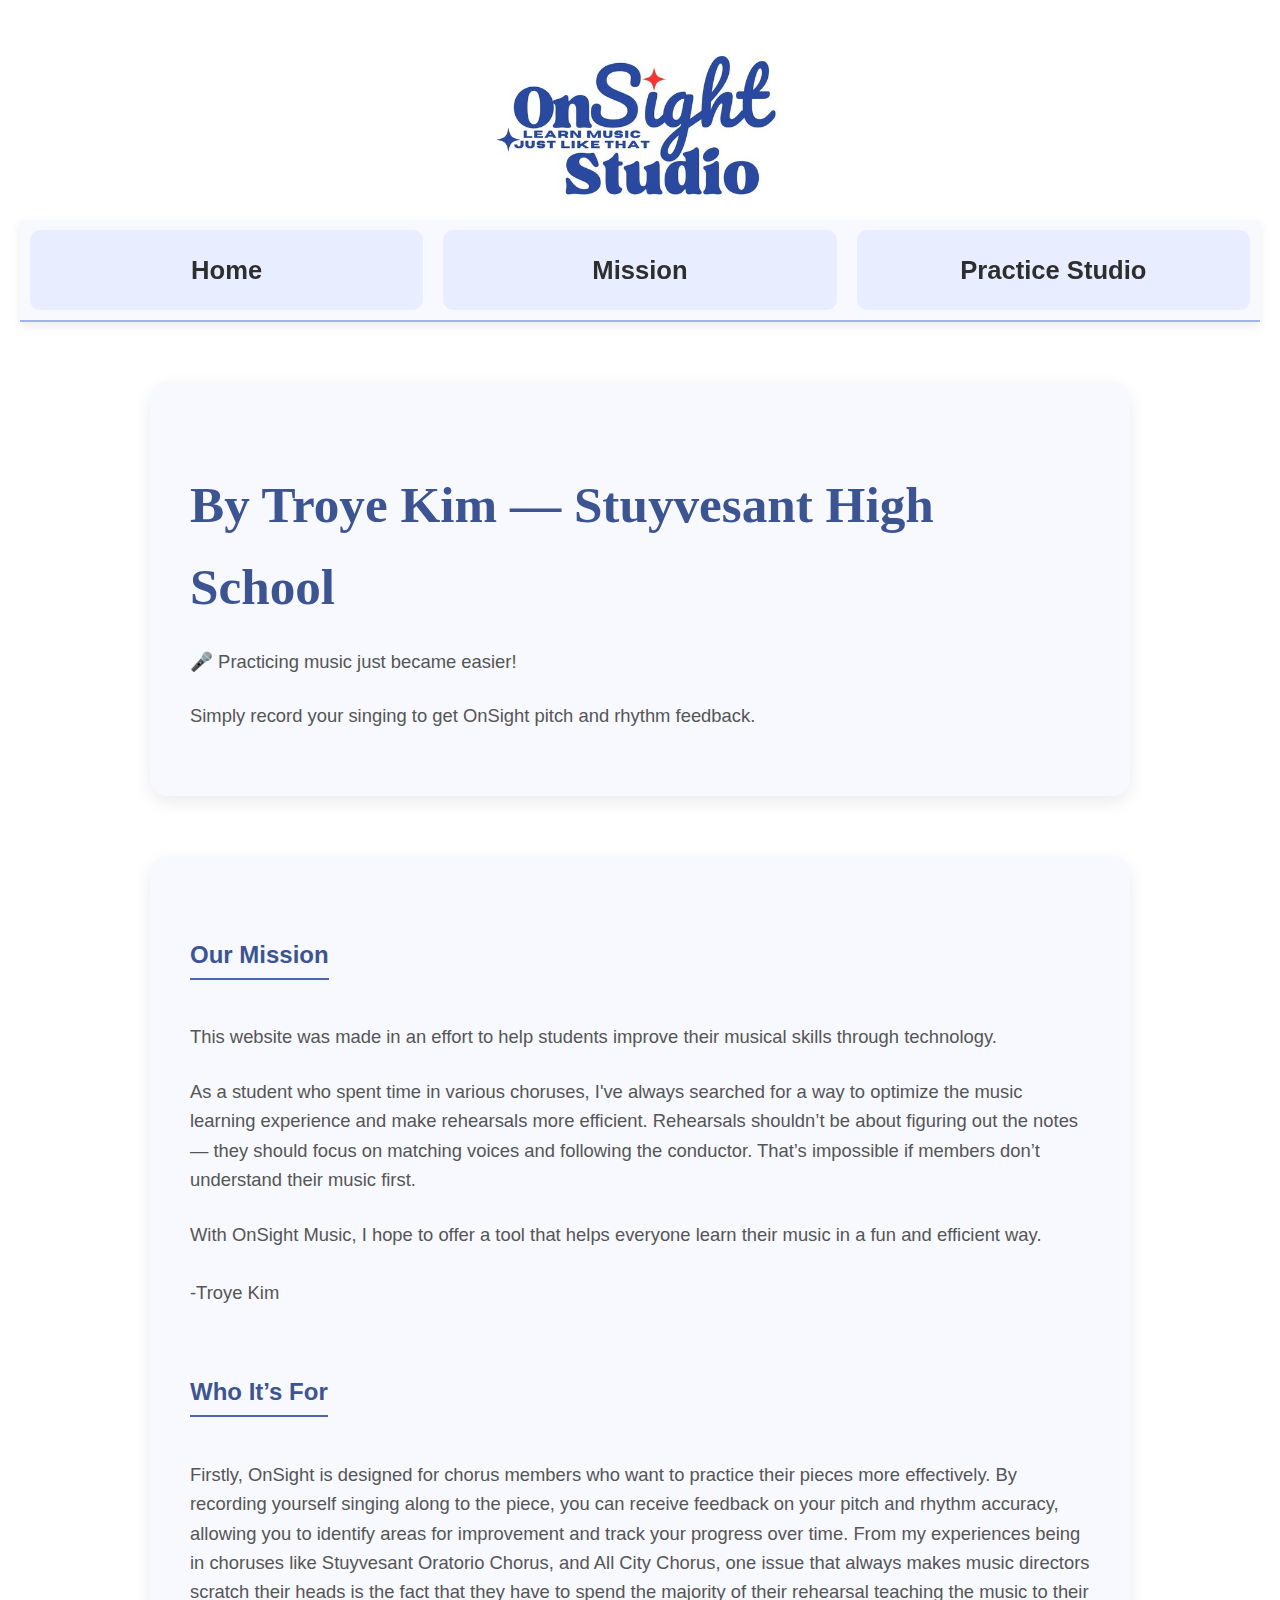
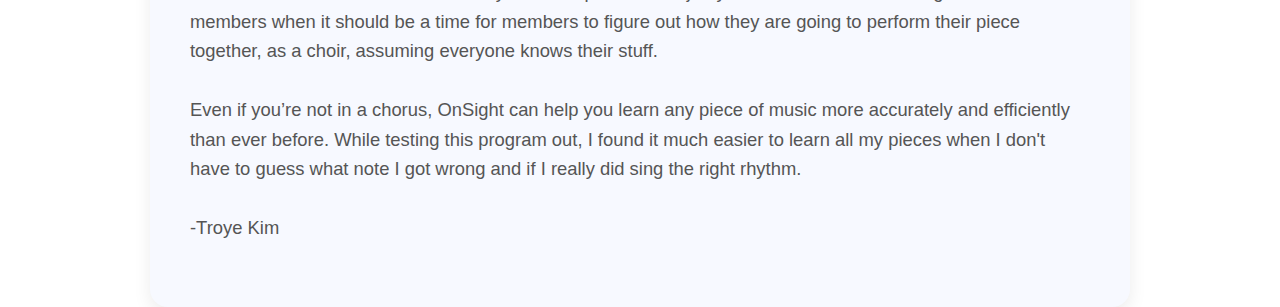
<file: index.html>
<!DOCTYPE html>
<html lang="en">
<head>
  <link rel="icon" type="image/png" href="tabCover.png">
  <meta charset="UTF-8" />
  <meta name="viewport" content="width=device-width, initial-scale=1.0" />
  <title>OnSight Music</title>
  <link rel="stylesheet" href="style.css"/>
</head>
<body>
  <img id="logo" src="logo2.jpg" alt="OnSight Music logo" width="300"/>
  <section class ="nav" id="Nav">
  <nav>
    <a href="#Home">Home</a>
    <a href="#Mission">Mission</a>
    <a href="Practice-Studio.html">Practice Studio</a>
  </nav>
  </section>
  <section class="intro" id="Home">
  <header></header>
    <h2>By Troye Kim — Stuyvesant High School</h2>
  </header>

    <p class="tagline">🎤 Practicing music just became easier!</p>
    <p>Simply record your singing to get OnSight pitch and rhythm feedback.</p>
  </section>

  <section class="mission" id="Mission">
    <h3>Our Mission</h3>
    <p>
      This website was made in an effort to help students improve their musical skills through technology.
    </p>
    <p>
      As a student who spent time in various choruses, I've always searched for a way to optimize the music learning experience and make rehearsals more efficient. Rehearsals shouldn’t be about figuring out the notes — they should focus on matching voices and following the conductor. That’s impossible if members don’t understand their music first.
    </p>
    <p>
      With OnSight Music, I hope to offer a tool that helps everyone learn their music in a fun and efficient way. <br><br> -Troye Kim
    </p>

    <h3>Who It’s For</h3>
    <p>
      Firstly, OnSight is designed for chorus members who want to practice their pieces more effectively. By recording yourself singing along to the piece, you can receive feedback on your pitch and rhythm accuracy, allowing you to identify areas for improvement and track your progress over time.
      From my experiences being in choruses like Stuyvesant Oratorio Chorus, and All City Chorus, one issue that always makes music directors scratch their heads is the fact that they have to spend the majority of their rehearsal teaching the music to their members when it should be a time for members to figure out how they are going to perform their piece together, as a choir, assuming everyone knows their stuff.
      <br><br>
      Even if you’re not in a chorus, OnSight can help you learn any piece of music more accurately and efficiently than ever before. While testing this program out, I found it much easier to learn all my pieces when I don't have to guess what note I got wrong and if I really did sing the right rhythm. <br><br>-Troye Kim
    </p>
  </section>

</body>
</html>
</file>
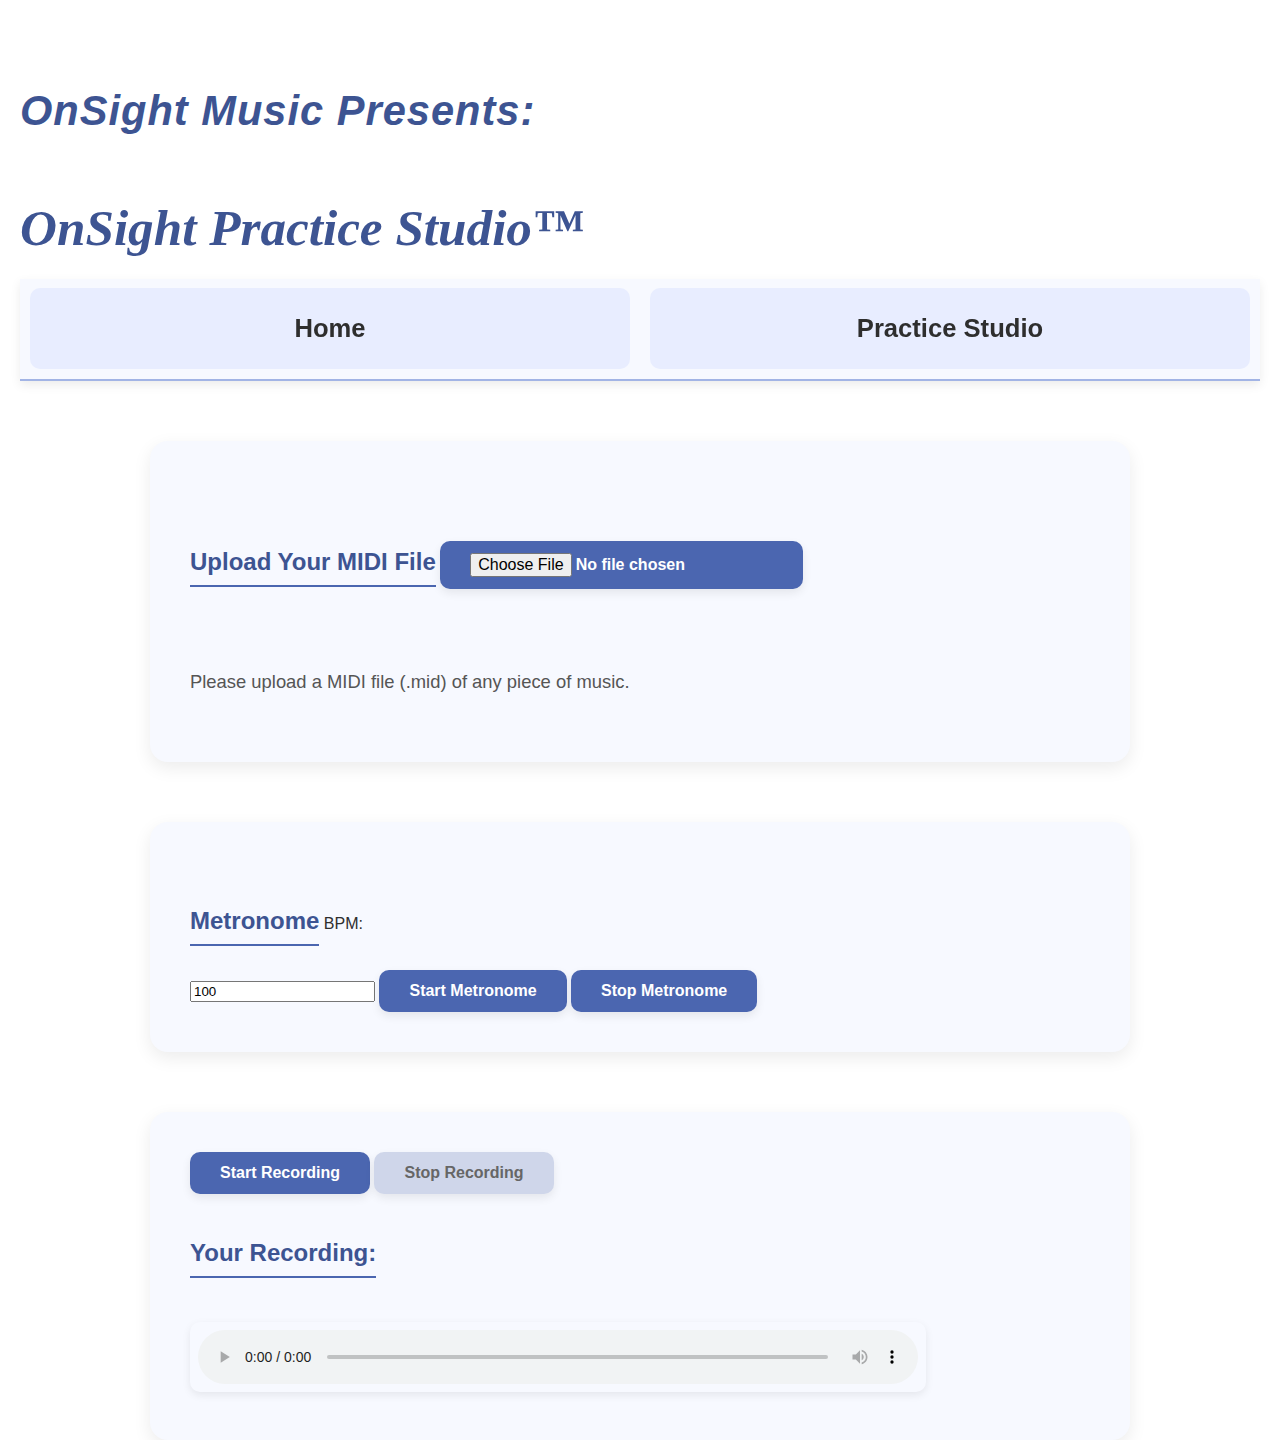
<file: Practice Studio.html>
<!DOCTYPE html>
<html lang="en">
<head> 
    <meta charset="UTF-8" />
    <meta name="viewport" content="width=device-width, initial-scale=1.0" />
    <link rel="stylesheet" href="style.css"/>
    <title><i>OnSight Music - Practice Studio</i></title>
</head>
<body>
    <section class ="nav.box" id="Nav"> 
        <section class="practice.box" id="Practice Studio">
    <h1><i>OnSight Music Presents: </i></h1>
    <h2><i>OnSight Practice Studio&trade;</i></h2>
    </section> 
    <nav>
        <a href="index.html">Home</a>
        <a href="#Practice Studio">Practice Studio</a>
    </nav>
    </section>
    <section class="uploadFile" id="uploadFile">
        <h3>Upload Your MIDI File</h3>
        <input type="file" id="midiFile" accept=".mid, .midi, audio/midi" />
        <p>Please upload a MIDI file (.mid) of any piece of music.</p>
    </section>

    <section class="metronome" id="Metronome">
        <h3>Metronome</h3>
        <label for="bpm">BPM:</label>
        <div id="staff"></div>
        <input type="number" id="bpm" value="100"/>
        <button id="startMetronome">Start Metronome</button>
        <button id="stopMetronome">Stop Metronome</button>
    </section>
    <section class="controls" id="Controls"> 
  <button id="record"> Start Recording </button>
  <button id="stop" disabled> Stop Recording </button>
  <br>
  <h3>Your Recording:</h3>
  <br>
  <audio id="player" controls></audio>

  <script type="module" src="script.js"></script>
    </section>
</body>
</html>
</file>
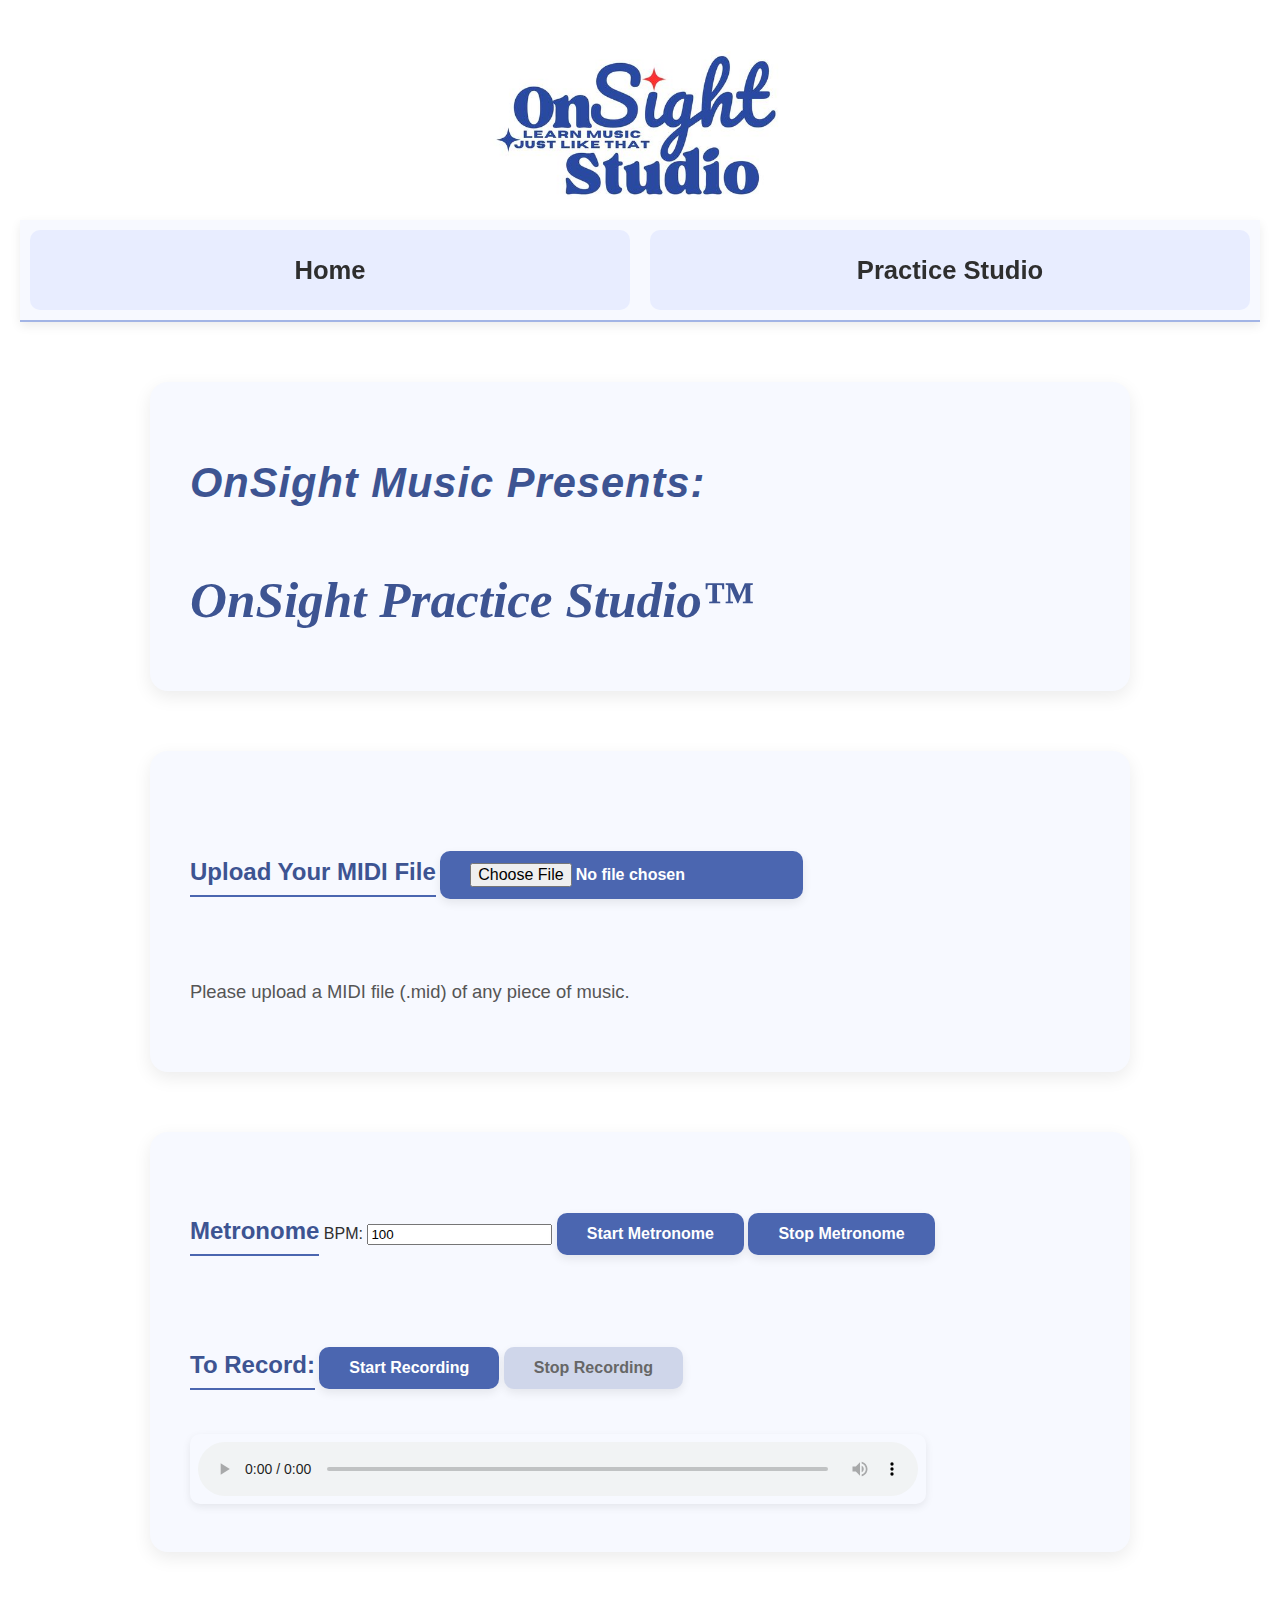
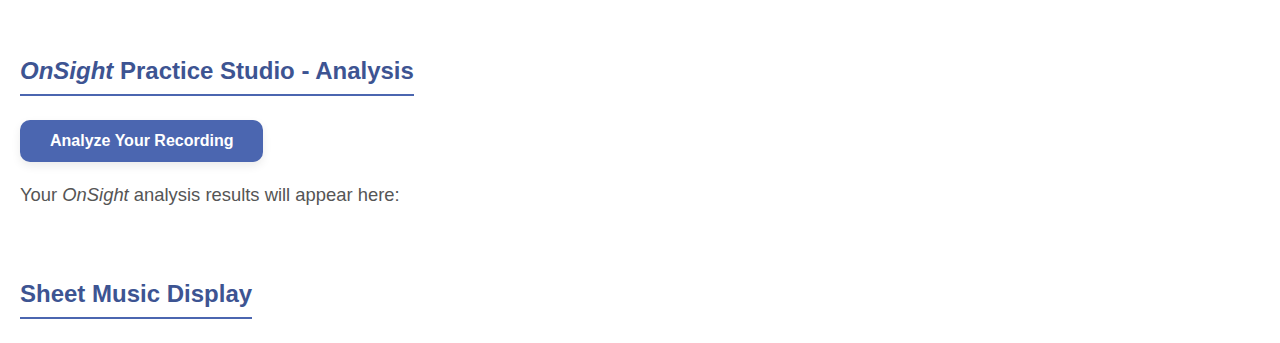
<file: Practice-Studio.html>
<!DOCTYPE html>
<html lang="en">
<head> 
    <link rel="icon" type="image/png" href="tabCover2.png">
    <meta charset="UTF-8" />
    <meta name="viewport" content="width=device-width, initial-scale=1.0" />
    <link rel="stylesheet" href="style.css"/>
    <title>OnSight Music - Practice Studio</title>
</head>
<body>
    <img id="logoPS" src="logo2.jpg" alt="OnSight Music logo" width="100"/>
    <section class ="nav" id="Nav"> 
        <nav>
        <a href="index.html">Home</a>
        <a href="#uploadFile">Practice Studio</a>
    </nav>
        <section class="practice" id="Practice-Studio">
    <h1><i>OnSight Music Presents: </i></h1>
    <h2><i>OnSight Practice Studio&trade;</i></h2>
    </section> 
    </section>
    <section class="uploadFile" id="uploadFile">
        <h3>Upload Your MIDI File</h3>
        <input type="file" id="midiFile" accept=".mid, .midi, audio/midi" />
        <p>Please upload a MIDI file (.mid) of any piece of music.</p>
    </section>

    <section class="controls" id="Controls"> 
  <h3>Metronome</h3>
        <label for="bpm">BPM:</label>
        <input type="number" id="bpm" value="100"/>
        <button id="startMetronome">Start Metronome</button>
        <button id="stopMetronome">Stop Metronome</button>
    <br>
  <br>
  <h3>To Record:</h3>
  <button id="record"> Start Recording </button>
  <button id="stop" disabled> Stop Recording </button>
  <br>
  <audio id="player" controls></audio>

  <script type="module" src="script.js"></script>
    </section>

    <section class = "sheetMusic" id ="SheetMusic">
        <h3><i>OnSight</i> Practice Studio - Analysis</h3> <br>
        <button id="analyze">Analyze Your Recording</button>
        <p>Your <i>OnSight</i> analysis results will appear here:</p>
        <div id="output">
            <!-- Analysis results will be displayed here -->
        </div>
        <h3>Sheet Music Display</h3>
        <div id="staff">
            <!-- Sheet music will be rendered here -->
        </div>
    </section>
</body>
</html>
</file>
<file: style.css>
:root {
  --primary: #4b66b0;
  --primary-dark: #3d5492;
  --accent: #a2b4e5;
  --background: #ffffff;
  --surface: #f7f9ff;
  --text: #2e2e2e;
  --text-muted: #555;
  --shadow: rgba(0, 0, 0, 0.08);
}

/*general*/
html, body {
  height: 100%;
  margin: 0;
  scroll-behavior: smooth;
  font-family: "Inter", "Helvetica Neue", Arial, sans-serif;
  background: var(--background);
  color: var(--text);
  line-height: 1.6;
}

body {
  padding: 50px 20px;
  scroll-snap-type: y mandatory;
}

/*nav*/

nav {
  display: flex;
  position: sticky;
  top: 0;
  background: var(--surface);
  height: 100px;
  align-items: center;
  justify-content: center;
  box-shadow: 0 4px 10px var(--shadow);
  border-bottom: 2px solid var(--accent);
  z-index: 1000;
}

nav a {
  flex: 1;
  text-align: center;
  font-size: 1.6rem;
  font-weight: 600;
  text-decoration: none;
  color: var(--text);
  padding: 20px;
  border-radius: 10px;
  margin: 0 10px;
  transition: all 0.25s ease;
  background: #e8edff;
}

nav a:hover {
  background: var(--primary);
  color: #fff;
  box-shadow: 0 3px 10px rgba(75, 102, 176, 0.4);
}

.page-section {
  height: 100vh;
  display: flex;
  flex-direction: column;
  justify-content: center;
  align-items: center;
  scroll-snap-align: start;
  text-align: center;
  padding: 60px 30px;
}

#Home, #Mission, #Practice-Studio, #Controls, #Metronome, #midiFile, #uploadFile {
  background: var(--surface);
  border-radius: 18px;
  box-shadow: 0 6px 18px var(--shadow);
  padding: 40px;
  margin: 60px auto;
  max-width: 900px;
}

/*headers & p*/
h1 {
  font-size: 2.6rem;
  color: var(--primary-dark);
  letter-spacing: 1px;
  margin-bottom: 15px;
}

h2 {
  font-family: 'Poppins', cursive;
  font-size: 3.2rem;
  color: var(--primary-dark);
  margin-bottom: 10px;
}

h3 {
  font-size: 1.5rem;
  color: var(--primary-dark);
  border-bottom: 2px solid var(--primary);
  display: inline-block;
  padding-bottom: 4px;
  margin-top: 40px;
}

p {
  font-size: 1.15rem;
  color: var(--text-muted);
  margin-bottom: 25px;
}

/* buttons*/
button, #midiFile {
  background-color: var(--primary);
  color: white;
  border: none;
  padding: 12px 30px;
  font-size: 1rem;
  font-weight: 600;
  border-radius: 10px;
  cursor: pointer;
  transition: all 0.25s ease-in-out;
  box-shadow: 0 4px 10px var(--shadow);
}

button:hover, #midiFile:hover {
  background-color: var(--primary-dark);
  transform: translateY(-2px);
}

button:disabled {
  background-color: #cfd6ea;
  color: #666;
  cursor: not-allowed;
  transform: none;
}

audio {
  margin-top: 20px;
  width: 80%;
  border-radius: 10px;
  background: var(--surface);
  box-shadow: 0 3px 8px var(--shadow);
  padding: 8px;
  outline: none;
}

.container {
  background: var(--surface);
  padding: 35px;
  border-radius: 15px;
  box-shadow: 0 6px 15px var(--shadow);
  max-width: 700px;
  margin: 0 auto;
}

#logo, #logoPS {
  display: block;
  margin: 0 auto 20px;
  width: 300px;
}
</file>
